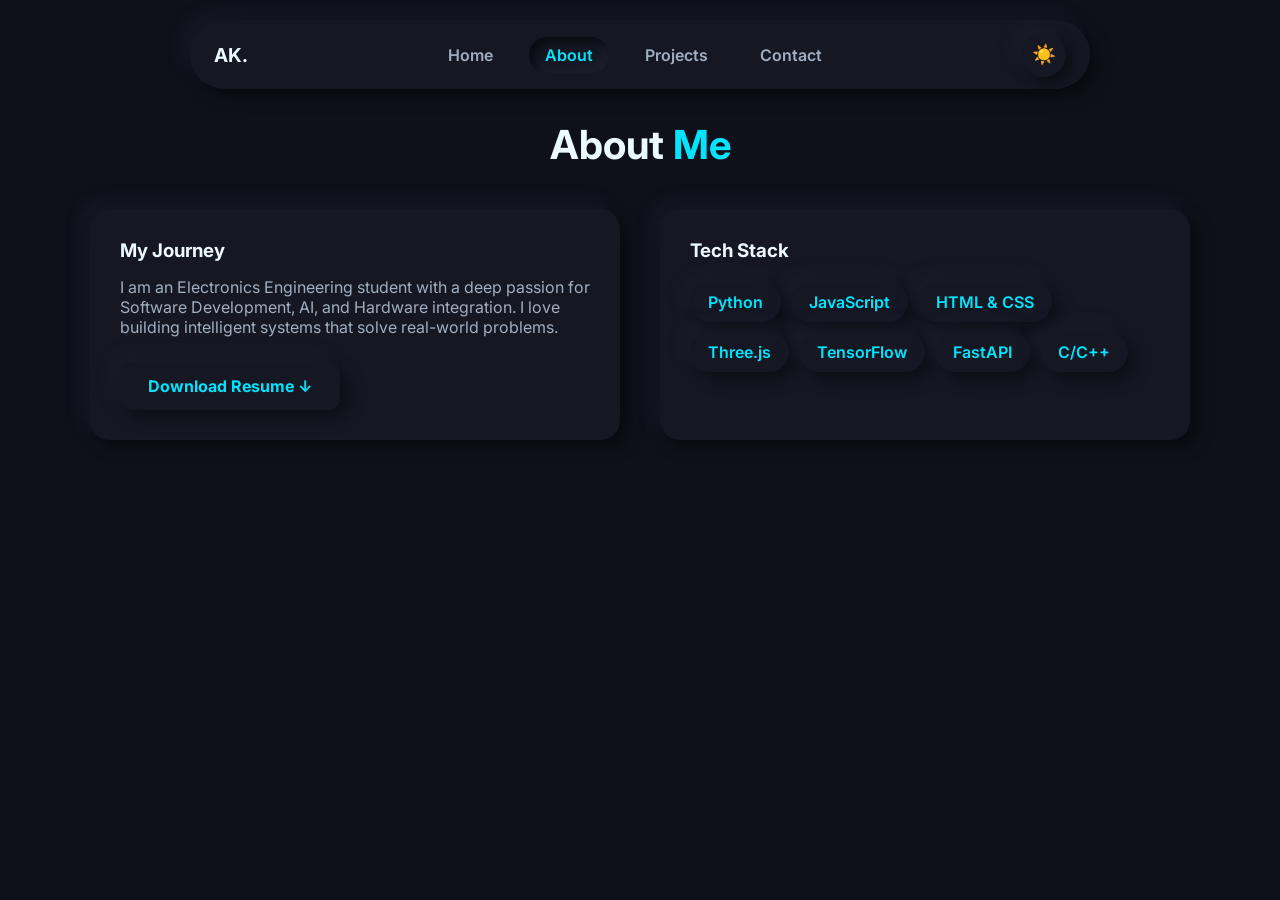
<file: about.html>
<!DOCTYPE html>
<html lang="en">
<head>
    <meta charset="UTF-8">
    <meta name="viewport" content="width=device-width, initial-scale=1.0">
    <title>About | Aman Kumar</title>
    <link rel="stylesheet" href="css/style.css">
    <link href="https://fonts.googleapis.com/css2?family=Inter:wght@400;600;700&display=swap" rel="stylesheet">
    <style>
        .skills-container { display: flex; flex-wrap: wrap; gap: 10px; margin-top: 20px; }
        .skill-tag { padding: 10px 18px; border-radius: 20px; background: var(--surface); color: var(--cyan); box-shadow: var(--shadow-out); font-weight: 600; transition: var(--transition); }
        .skill-tag:hover { transform: translateY(-3px); box-shadow: var(--shadow-in); }
        .about-grid { display: grid; grid-template-columns: 1fr 1fr; gap: 40px; margin-top: 40px; }
        @media (max-width: 768px) { .about-grid { grid-template-columns: 1fr; } }
    </style>
</head>
<body>

    <nav class="navbar">
        <a href="index.html" style="text-decoration: none; color: var(--text); font-weight: bold; font-size: 1.2rem;">AK.</a>
        <div class="nav-links">
            <a href="index.html">Home</a>
            <a href="about.html" class="active">About</a>
            <a href="projects.html">Projects</a>
            <a href="contact.html">Contact</a>
        </div>
        <button id="themeToggle">☀️</button>
    </nav>

    <div class="container reveal">
        <h2 style="font-size: 2.5rem; text-align: center; margin-bottom: 10px;">About <span style="color: var(--cyan);">Me</span></h2>
        
        <div class="about-grid">
            <div class="card">
                <h3>My Journey</h3>
                <p style="margin-top: 15px; color: var(--text-soft);">I am an Electronics Engineering student with a deep passion for Software Development, AI, and Hardware integration. I love building intelligent systems that solve real-world problems.</p>
                <a href="assets/Aman_Kumar_Resume.pdf" download class="btn" style="margin-top: 25px;">Download Resume ↓</a>
            </div>
            
            <div class="card">
                <h3>Tech Stack</h3>
                <div class="skills-container">
                    <div class="skill-tag">Python</div>
                    <div class="skill-tag">JavaScript</div>
                    <div class="skill-tag">HTML & CSS</div>
                    <div class="skill-tag">Three.js</div>
                    <div class="skill-tag">TensorFlow</div>
                    <div class="skill-tag">FastAPI</div>
                    <div class="skill-tag">C/C++</div>
                </div>
            </div>
        </div>
    </div>

    <script src="js/main.js"></script>
</body>
</html>
</file>
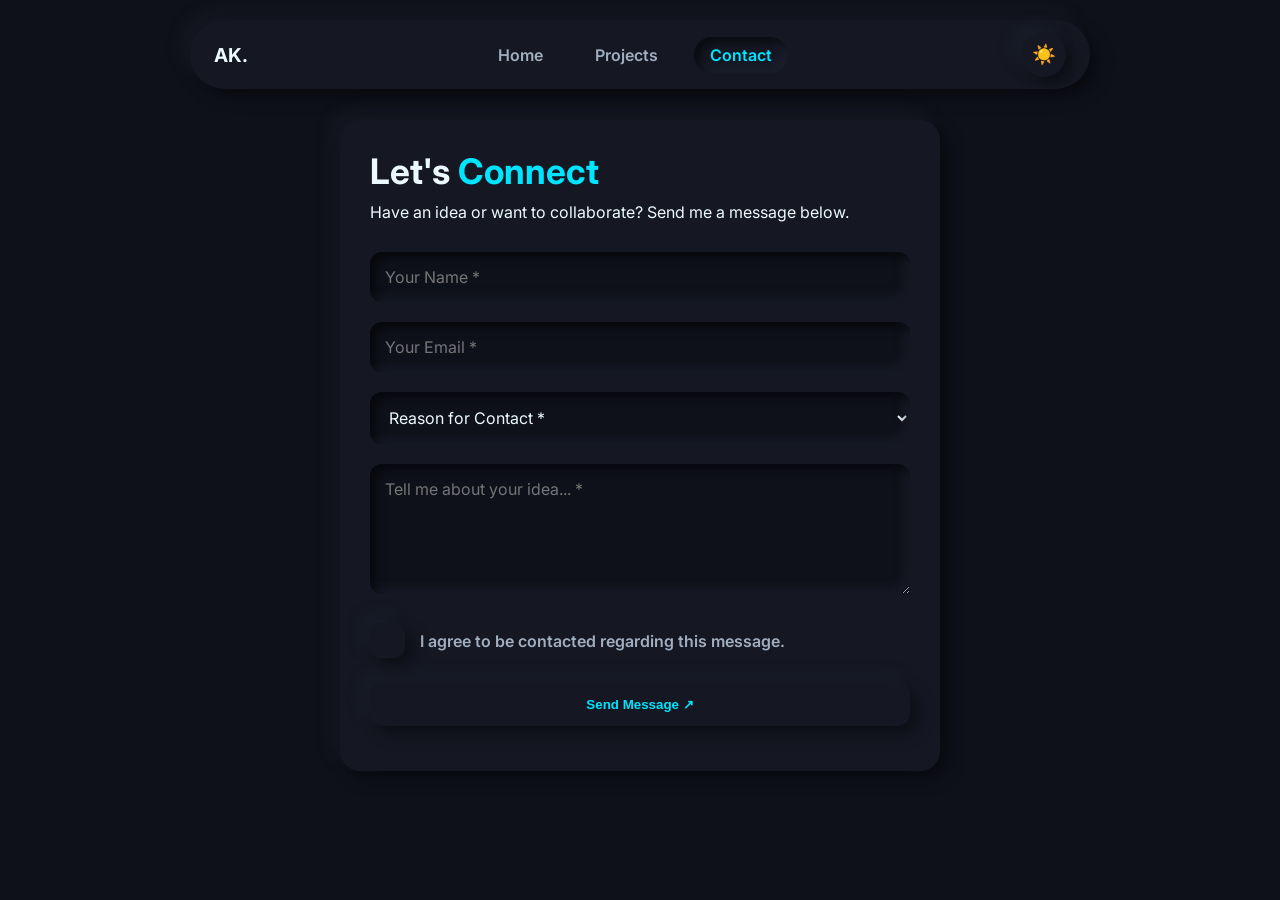
<file: contact.html>
<!DOCTYPE html>
<html lang="en">
<head>
    <meta charset="UTF-8">
    <meta name="viewport" content="width=device-width, initial-scale=1.0">
    <title>Contact | Aman Kumar</title>
    <!-- CSS Path Fixed -->
    <link rel="stylesheet" href="css/style.css">
    <link href="https://fonts.googleapis.com/css2?family=Inter:wght@400;600;700&display=swap" rel="stylesheet">
    <style>
        .form-group { margin-bottom: 20px; }
        input, select, textarea { 
            width: 100%; padding: 15px; border: none; border-radius: 12px;
            background: var(--bg); color: var(--text); font-family: var(--font-main);
            box-shadow: var(--shadow-in); outline: none; font-size: 1rem;
        }
        input:focus, select:focus, textarea:focus { box-shadow: var(--shadow-out); }
        
        /* BIG 3D Checkbox */
        .custom-checkbox-wrapper { display: flex; align-items: center; gap: 15px; cursor: pointer; margin-top: 25px; margin-bottom: 25px; font-weight: 600; color: var(--text-soft); user-select: none; }
        .custom-checkbox-wrapper input { display: none; }
        .checkmark { width: 35px; height: 35px; background: var(--surface); border-radius: 10px; box-shadow: var(--shadow-out); display: flex; align-items: center; justify-content: center; transition: var(--transition); color: transparent; font-size: 1.4rem; }
        .custom-checkbox-wrapper input:checked + .checkmark { box-shadow: var(--shadow-in); color: var(--cyan); }
    </style>
</head>
<body>

    <!-- Navbar -->
    <nav class="navbar">
        <a href="index.html" style="text-decoration: none; color: var(--text); font-weight: bold; font-size: 1.2rem;">AK.</a>
        <div class="nav-links">
            <a href="index.html">Home</a>
            <a href="projects.html">Projects</a>
            <a href="contact.html" class="active">Contact</a>
        </div>
        <button id="themeToggle">☀️</button>
    </nav>

    <!-- Contact Form Section -->
    <div class="container" style="max-width: 600px;">
        <div class="card">
            <h2 style="font-size: 2.2rem; margin-bottom: 10px;">Let's <span style="color: var(--cyan);">Connect</span></h2>
            <p style="margin-bottom: 30px;">Have an idea or want to collaborate? Send me a message below.</p>

            <form id="contactForm">
                <!-- Replace with your actual Web3Forms Access Key -->
                <input type="hidden" name="access_key" value="a7239474-1998-424b-b510-bb1e5192bba4">
                <input type="hidden" name="subject" value="New Portfolio Inquiry — Aman Kumar">
                <input type="checkbox" name="botcheck" style="display: none;">

                <div class="form-group">
                    <input type="text" name="name" placeholder="Your Name *" required>
                </div>
                
                <div class="form-group">
                    <input type="email" name="email" placeholder="Your Email *" required>
                </div>

                <div class="form-group">
                    <select name="project_type" required>
                        <option value="" disabled selected>Reason for Contact *</option>
                        <option value="Project">Project Idea</option>
                        <option value="Collaboration">Collaboration</option>
                        <option value="Internship">Internship Opportunity</option>
                        <option value="Just Connect">Just to Connect</option>
                    </select>
                </div>

                <div class="form-group">
                    <textarea name="message" rows="5" placeholder="Tell me about your idea... *" required></textarea>
                </div>

                <!-- 3D Checkbox -->
                <label class="custom-checkbox-wrapper">
                    <input type="checkbox" name="consent" id="consent" required>
                    <div class="checkmark">✔</div>
                    <span>I agree to be contacted regarding this message.</span>
                </label>

                <button type="submit" id="submitBtn" class="btn" style="width: 100%;">Send Message ↗</button>
                <div id="formStatus" style="text-align: center; margin-top: 15px; font-weight: bold;"></div>
            </form>
        </div>
    </div>

    <!-- JS Path Fixed -->
    <script src="js/main.js"></script>
    <script>
        const contactForm = document.getElementById("contactForm");
        const submitBtn = document.getElementById("submitBtn");
        const formStatus = document.getElementById("formStatus");

        if (contactForm) {
            contactForm.addEventListener("submit", async (e) => {
                e.preventDefault();
                submitBtn.textContent = "Sending...";
                submitBtn.disabled = true;

                const formData = new FormData(contactForm);
                try {
                    const response = await fetch("https://api.web3forms.com/submit", {
                        method: "POST",
                        body: formData,
                        headers: { 'Accept': 'application/json' }
                    });
                    
                    const result = await response.json();
                    if (response.ok && result.success) {
                        formStatus.innerHTML = "<span style='color: var(--cyan);'>Message sent successfully! I'll reply soon.</span>";
                        contactForm.reset();
                    } else {
                        throw new Error("Something went wrong");
                    }
                } catch (error) {
                    formStatus.innerHTML = "<span style='color: #ff4757;'>Error sending message. Try again later.</span>";
                } finally {
                    submitBtn.textContent = "Send Message ↗";
                    submitBtn.disabled = false;
                }
            });
        }
    </script>
</body>
</html>
</file>
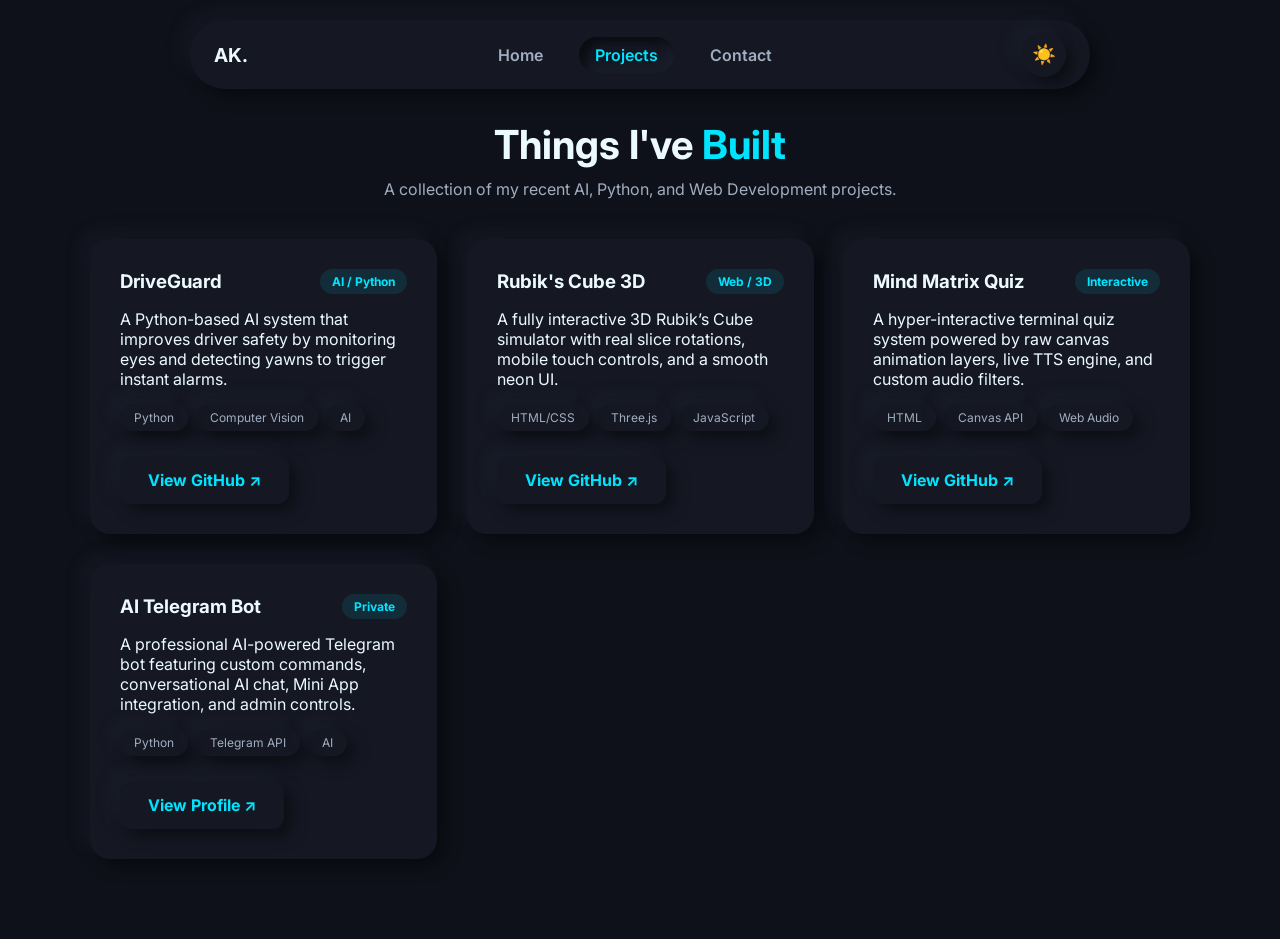
<file: projects.html>
<!DOCTYPE html>
<html lang="en">
<head>
    <meta charset="UTF-8">
    <meta name="viewport" content="width=device-width, initial-scale=1.0">
    <title>Projects | Aman Kumar</title>
    <!-- CSS Path Fixed -->
    <link rel="stylesheet" href="css/style.css">
    <link href="https://fonts.googleapis.com/css2?family=Inter:wght@400;600;700&display=swap" rel="stylesheet">
    <style>
        .projects-grid {
            display: grid;
            grid-template-columns: repeat(auto-fit, minmax(300px, 1fr));
            gap: 30px;
            margin-top: 40px;
        }
        .project-header { display: flex; justify-content: space-between; align-items: center; margin-bottom: 15px; }
        .status-badge { font-size: 0.75rem; color: var(--cyan); font-weight: bold; background: rgba(0, 229, 255, 0.1); padding: 5px 12px; border-radius: 20px; }
        .project-tags { display: flex; flex-wrap: wrap; gap: 8px; margin: 15px 0 25px 0; }
        .project-tags span { font-size: 0.75rem; padding: 6px 14px; border-radius: 15px; box-shadow: var(--shadow-out); color: var(--text-soft); }
    </style>
</head>
<body>

    <!-- Navbar -->
    <nav class="navbar">
        <a href="index.html" style="text-decoration: none; color: var(--text); font-weight: bold; font-size: 1.2rem;">AK.</a>
        <div class="nav-links">
            <a href="index.html">Home</a>
            <a href="projects.html" class="active">Projects</a>
            <a href="contact.html">Contact</a>
        </div>
        <button id="themeToggle">☀️</button>
    </nav>

    <!-- Projects Section -->
    <div class="container">
        <h2 style="font-size: 2.5rem; text-align: center; margin-bottom: 10px;">Things I've <span style="color: var(--cyan);">Built</span></h2>
        <p style="text-align: center; color: var(--text-soft);">A collection of my recent AI, Python, and Web Development projects.</p>

        <div class="projects-grid">
            
            <!-- DriveGuard -->
            <div class="card">
                <div class="project-header">
                    <h3>DriveGuard</h3>
                    <span class="status-badge">AI / Python</span>
                </div>
                <p>A Python-based AI system that improves driver safety by monitoring eyes and detecting yawns to trigger instant alarms.</p>
                <div class="project-tags">
                    <span>Python</span><span>Computer Vision</span><span>AI</span>
                </div>
                <a href="https://github.com/amanboss100/DriveGuard" target="_blank" class="btn">View GitHub ↗</a>
            </div>

            <!-- Rubik's Cube -->
            <div class="card">
                <div class="project-header">
                    <h3>Rubik's Cube 3D</h3>
                    <span class="status-badge">Web / 3D</span>
                </div>
                <p>A fully interactive 3D Rubik’s Cube simulator with real slice rotations, mobile touch controls, and a smooth neon UI.</p>
                <div class="project-tags">
                    <span>HTML/CSS</span><span>Three.js</span><span>JavaScript</span>
                </div>
                <a href="https://github.com/amanboss100/rubiks-cube-3d-simulator" target="_blank" class="btn">View GitHub ↗</a>
            </div>

            <!-- Mind Matrix Quiz -->
            <div class="card">
                <div class="project-header">
                    <h3>Mind Matrix Quiz</h3>
                    <span class="status-badge">Interactive</span>
                </div>
                <p>A hyper-interactive terminal quiz system powered by raw canvas animation layers, live TTS engine, and custom audio filters.</p>
                <div class="project-tags">
                    <span>HTML</span><span>Canvas API</span><span>Web Audio</span>
                </div>
                <a href="https://github.com/amanboss100/mind-matrix-quiz" target="_blank" class="btn">View GitHub ↗</a>
            </div>

            <!-- Telegram Bot -->
            <div class="card">
                <div class="project-header">
                    <h3>AI Telegram Bot</h3>
                    <span class="status-badge">Private</span>
                </div>
                <p>A professional AI-powered Telegram bot featuring custom commands, conversational AI chat, Mini App integration, and admin controls.</p>
                <div class="project-tags">
                    <span>Python</span><span>Telegram API</span><span>AI</span>
                </div>
                <a href="https://github.com/amanboss100" target="_blank" class="btn">View Profile ↗</a>
            </div>

        </div>
    </div>

    <!-- JS Path Fixed -->
    <script src="js/main.js"></script>
</body>
</html>
</file>
<file: css/style.css>
:root {
  --bg: #e0e5ec;
  --surface: #e0e5ec;
  --text: #2d3436;
  --text-soft: #636e72;
  --cyan: #00b894; 
  --shadow-out: 9px 9px 16px rgb(163,177,198,0.6), -9px -9px 16px rgba(255,255,255, 0.5);
  --shadow-in: inset 6px 6px 10px 0 rgba(163,177,198, 0.7), inset -6px -6px 10px 0 rgba(255,255,255, 0.8);
  --radius: 20px;
  --font-main: 'Inter', sans-serif;
  --transition: all 0.3s ease;
}

[data-theme="dark"] {
  --bg: #0f111a;
  --surface: #151823;
  --text: #ecfaff;
  --text-soft: #a0aec0;
  --cyan: #00e5ff;
  --shadow-out: 8px 8px 16px rgba(0,0,0,0.4), -8px -8px 16px rgba(35,40,55,0.3);
  --shadow-in: inset 6px 6px 10px rgba(0,0,0,0.5), inset -6px -6px 10px rgba(35,40,55,0.4);
}

* { box-sizing: border-box; margin: 0; padding: 0; }

body {
  background: var(--bg); color: var(--text); font-family: var(--font-main);
  transition: background 0.4s ease, color 0.4s ease;
}

.container { width: min(1100px, 90%); margin: auto; padding: 120px 0 80px 0; }

/* Navbar */
.navbar {
  position: fixed; top: 20px; left: 50%; transform: translateX(-50%);
  width: min(900px, 90%); display: flex; justify-content: space-between; align-items: center;
  padding: 12px 24px; border-radius: 50px; background: var(--surface);
  box-shadow: var(--shadow-out); z-index: 1000;
}
.nav-links { display: flex; gap: 20px; }
.nav-links a {
  text-decoration: none; color: var(--text-soft); font-weight: 600;
  padding: 8px 16px; border-radius: 30px; transition: var(--transition);
}
.nav-links a:hover, .nav-links a.active { color: var(--cyan); box-shadow: var(--shadow-in); }

/* Theme Toggle */
#themeToggle {
  background: var(--surface); border: none; cursor: pointer;
  width: 45px; height: 45px; border-radius: 50%; box-shadow: var(--shadow-out);
  color: var(--text); font-size: 1.2rem; transition: var(--transition);
}
#themeToggle:active { box-shadow: var(--shadow-in); }

/* Buttons & Cards */
.btn {
  display: inline-block; padding: 14px 28px; border-radius: 12px;
  background: var(--surface); color: var(--cyan); text-decoration: none;
  font-weight: 700; border: none; cursor: pointer; box-shadow: var(--shadow-out);
  transition: var(--transition);
}
.btn:hover { color: var(--text); transform: translateY(-2px); }
.btn:active { box-shadow: var(--shadow-in); transform: translateY(0); }

.card {
  background: var(--surface); padding: 30px; border-radius: var(--radius);
  box-shadow: var(--shadow-out); transition: var(--transition);
}
.card:hover { transform: translateY(-5px); }

/* Layout Helpers */
.hero-content { text-align: center; max-width: 700px; margin: auto; }
.hero-content h1 { font-size: clamp(2.5rem, 5vw, 4rem); margin-bottom: 20px; }
.hero-content p { color: var(--text-soft); font-size: 1.1rem; margin-bottom: 30px; }
.actions { display: flex; gap: 15px; justify-content: center; }

@media (max-width: 768px) {
  .nav-links { display: none; }
}
/* Typewriter Cursor */
.cursor { display: inline-block; width: 3px; background-color: var(--cyan); animation: blink 0.8s infinite; margin-left: 5px; }
@keyframes blink { 0%, 100% { opacity: 1; } 50% { opacity: 0; } }

/* Scroll Reveal Animation */
.reveal { opacity: 0; transform: translateY(30px); transition: all 0.8s ease-out; }
.reveal.active { opacity: 1; transform: translateY(0); }

/* =========================================
   3D TILT & GLARE EFFECT
========================================= */
.card {
    position: relative;
    overflow: hidden;
    transform-style: preserve-3d;
    will-change: transform;
}

.card-glare {
    position: absolute;
    top: 0;
    left: 0;
    width: 100%;
    height: 100%;
    pointer-events: none;
    background: radial-gradient(
        circle at 50% 50%, 
        rgba(255, 255, 255, 0.15), 
        transparent 65%
    );
    opacity: 0;
    transition: opacity 0.3s ease;
    z-index: 1;
}

[data-theme="light"] .card-glare {
    background: radial-gradient(
        circle at 50% 50%, 
        rgba(255, 255, 255, 0.6), 
        transparent 65%
    );
}

/* Card ke andar ka content upar utha hua dikhe */
.card > *:not(.card-glare) {
    position: relative;
    z-index: 2;
    transform: translateZ(20px);
}
</file>
